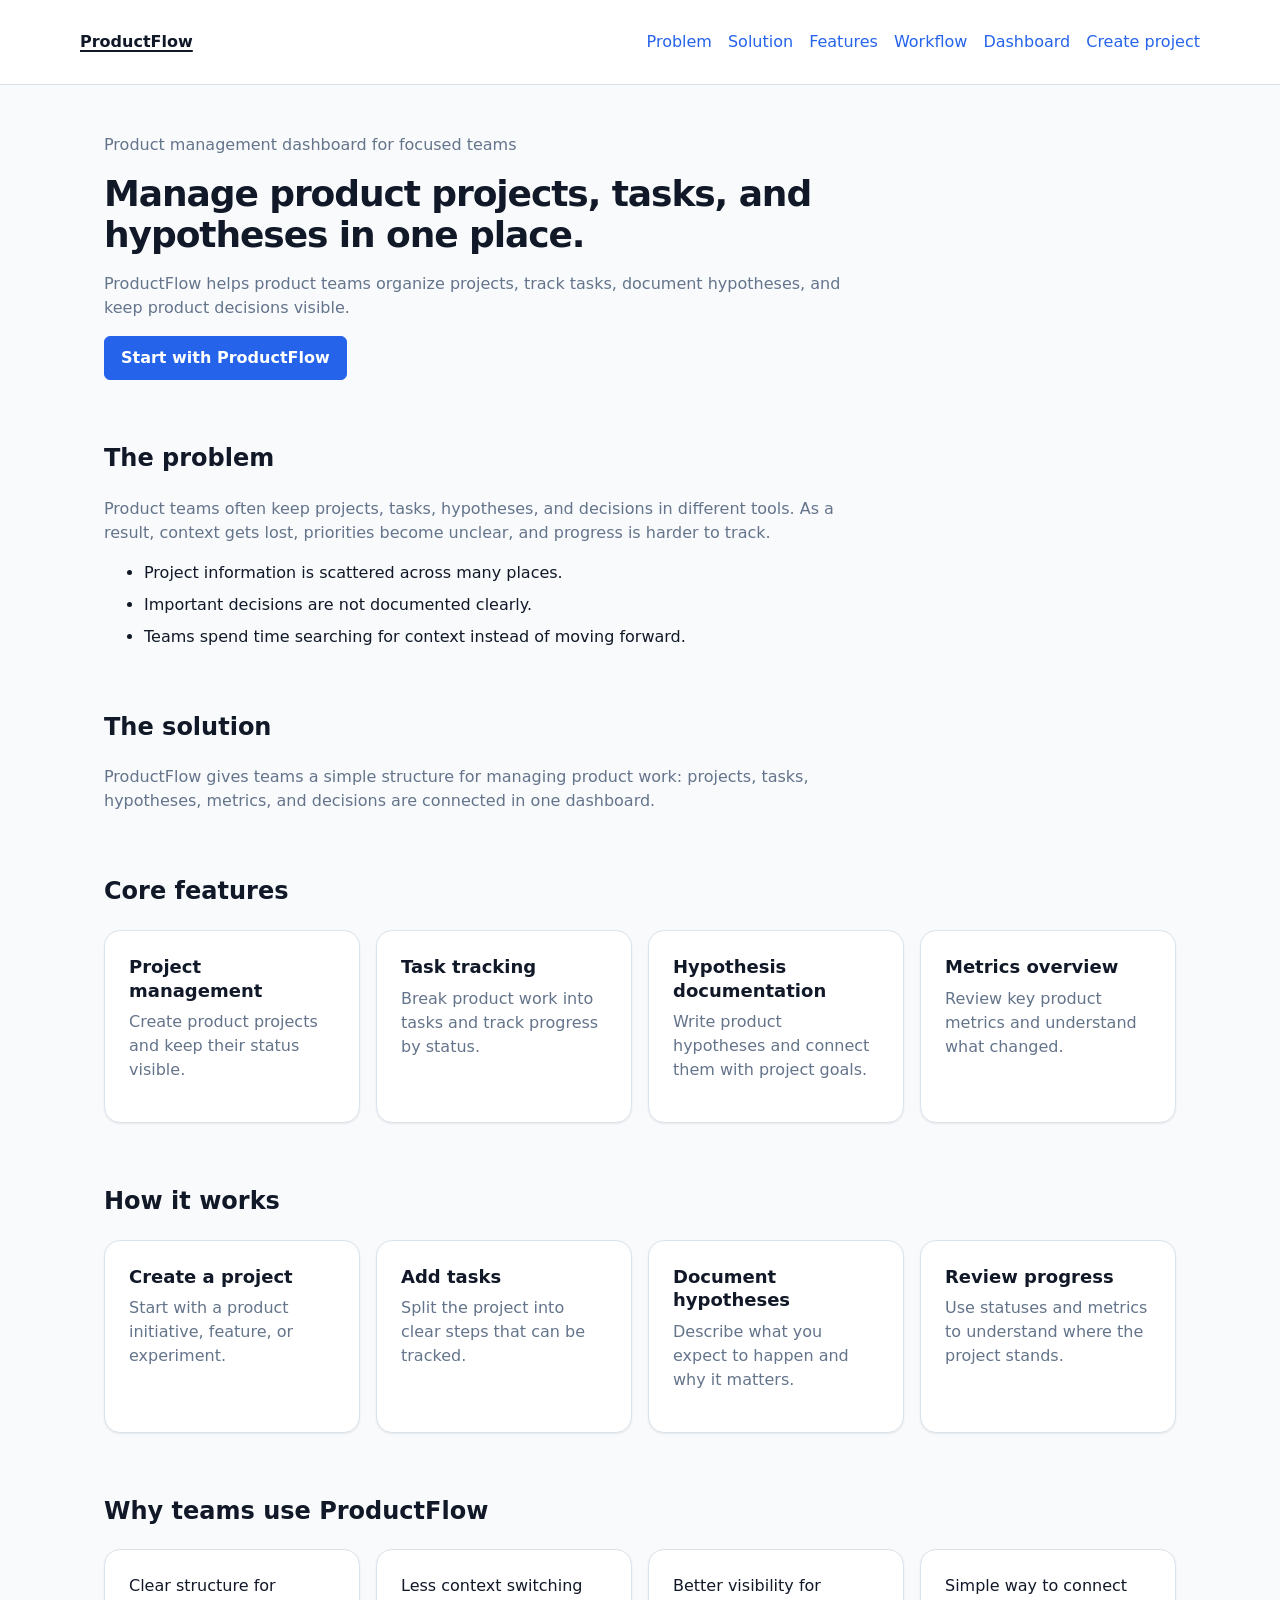
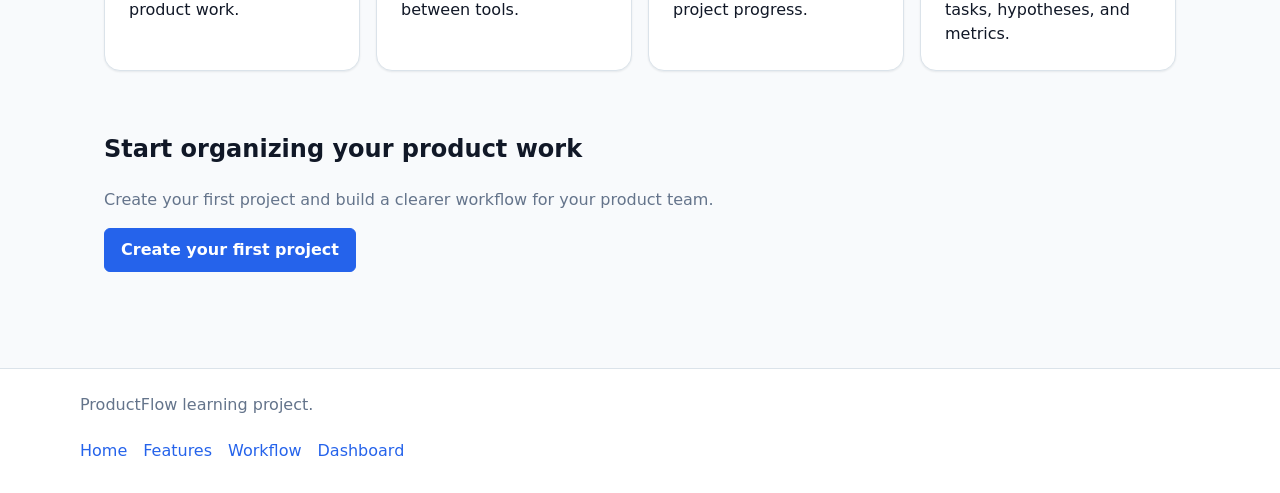
<file: productflow-static/index.html>
<!doctype html>
<html lang="en">
  <head>
    <meta charset="UTF-8" />
    <meta name="viewport" content="width=device-width, initial-scale=1.0" />
    <title>ProductFlow — Product Management Dashboard</title>
    <link rel="stylesheet" href="./styles/main.css" />
  </head>
  <body>
    <a href="#main-content">Skip to main content</a>
    <header>
      <nav aria-label="Main navigation">
        <a href="./index.html" aria-label="ProductFlow home" aria-current="page"
          >ProductFlow</a
        >
        <ul>
          <li><a href="#problem">Problem</a></li>
          <li><a href="#solution">Solution</a></li>
          <li><a href="#features">Features</a></li>
          <li><a href="#workflow">Workflow</a></li>
          <li><a href="./dashboard.html">Dashboard</a></li>
          <li><a href="./create-project.html">Create project</a></li>
        </ul>
      </nav>
    </header>
    <main id="main-content">
      <section aria-labelledby="hero-title">
        <p>Product management dashboard for focused teams</p>
        <h1 id="hero-title">
          Manage product projects, tasks, and hypotheses in one place.
        </h1>
        <p>
          ProductFlow helps product teams organize projects, track tasks,
          document hypotheses, and keep product decisions visible.
        </p>
        <a class="action-primary" href="#cta">Start with ProductFlow</a>
      </section>
      <section id="problem" aria-labelledby="problem-title">
        <h2 id="problem-title">The problem</h2>
        <p>
          Product teams often keep projects, tasks, hypotheses, and decisions in
          different tools. As a result, context gets lost, priorities become
          unclear, and progress is harder to track.
        </p>
        <ul>
          <li>Project information is scattered across many places.</li>
          <li>Important decisions are not documented clearly.</li>
          <li>
            Teams spend time searching for context instead of moving forward.
          </li>
        </ul>
      </section>
      <section id="solution" aria-labelledby="solution-title">
        <h2 id="solution-title">The solution</h2>
        <p>
          ProductFlow gives teams a simple structure for managing product work:
          projects, tasks, hypotheses, metrics, and decisions are connected in
          one dashboard.
        </p>
      </section>
      <section id="features" aria-labelledby="features-title">
        <h2 id="features-title">Core features</h2>
        <ul>
          <li>
            <h3>Project management</h3>
            <p>Create product projects and keep their status visible.</p>
          </li>
          <li>
            <h3>Task tracking</h3>
            <p>Break product work into tasks and track progress by status.</p>
          </li>
          <li>
            <h3>Hypothesis documentation</h3>
            <p>Write product hypotheses and connect them with project goals.</p>
          </li>
          <li>
            <h3>Metrics overview</h3>
            <p>Review key product metrics and understand what changed.</p>
          </li>
        </ul>
      </section>
      <section id="workflow" aria-labelledby="workflow-title">
        <h2 id="workflow-title">How it works</h2>
        <ol>
          <li>
            <h3>Create a project</h3>
            <p>Start with a product initiative, feature, or experiment.</p>
          </li>
          <li>
            <h3>Add tasks</h3>
            <p>Split the project into clear steps that can be tracked.</p>
          </li>
          <li>
            <h3>Document hypotheses</h3>
            <p>Describe what you expect to happen and why it matters.</p>
          </li>
          <li>
            <h3>Review progress</h3>
            <p>
              Use statuses and metrics to understand where the project stands.
            </p>
          </li>
        </ol>
      </section>
      <section id="benefits" aria-labelledby="benefits-title">
        <h2 id="benefits-title">Why teams use ProductFlow</h2>
        <ul>
          <li>Clear structure for product work.</li>
          <li>Less context switching between tools.</li>
          <li>Better visibility for project progress.</li>
          <li>Simple way to connect tasks, hypotheses, and metrics.</li>
        </ul>
      </section>
      <section id="cta" aria-labelledby="cta-title">
        <h2 id="cta-title">Start organizing your product work</h2>
        <p>
          Create your first project and build a clearer workflow for your
          product team.
        </p>
        <a class="action-primary" href="./create-project.html">
          Create your first project
        </a>
      </section>
    </main>
    <footer>
      <p>ProductFlow learning project.</p>
      <nav aria-label="Footer navigation">
        <ul>
          <li><a href="./index.html">Home</a></li>
          <li><a href="#features">Features</a></li>
          <li><a href="#workflow">Workflow</a></li>
          <li><a href="./dashboard.html">Dashboard</a></li>
        </ul>
      </nav>
    </footer>
    <script src="./scripts/main.js" defer></script>
  </body>
</html>
</file>
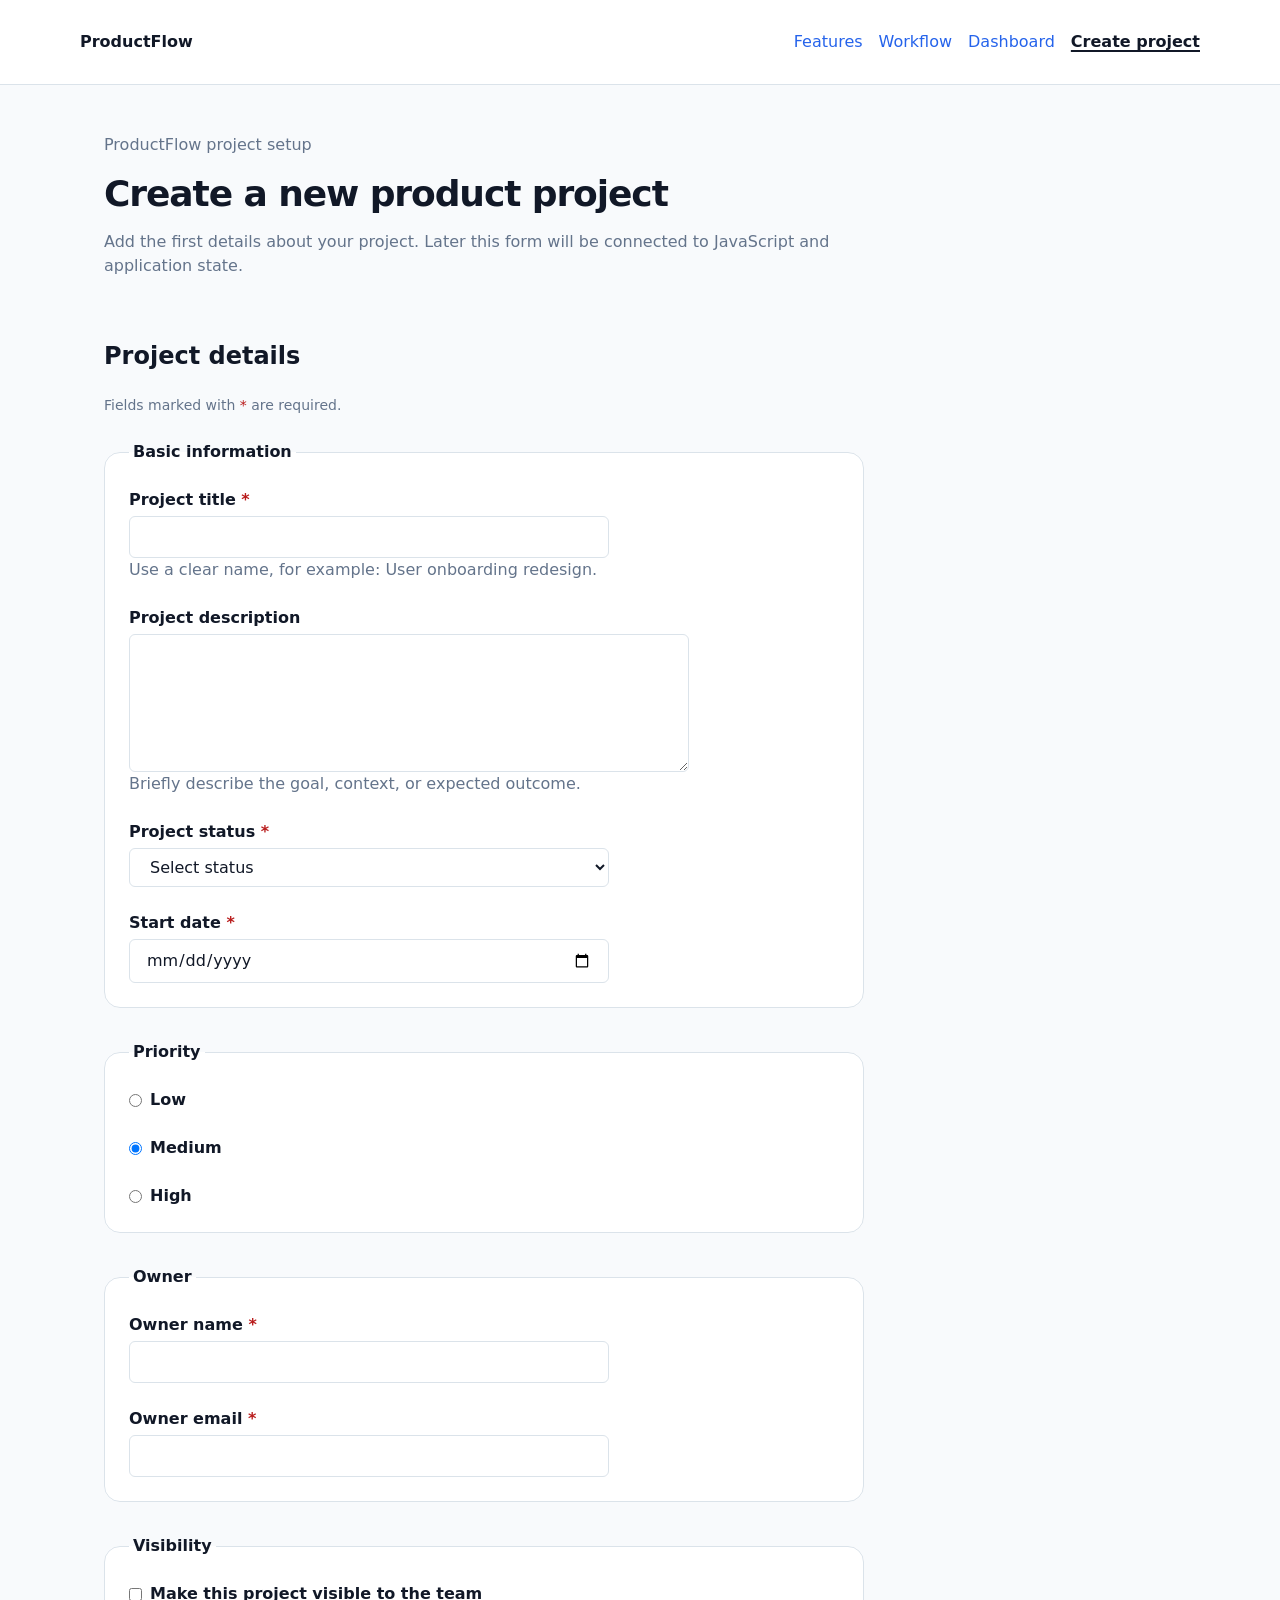
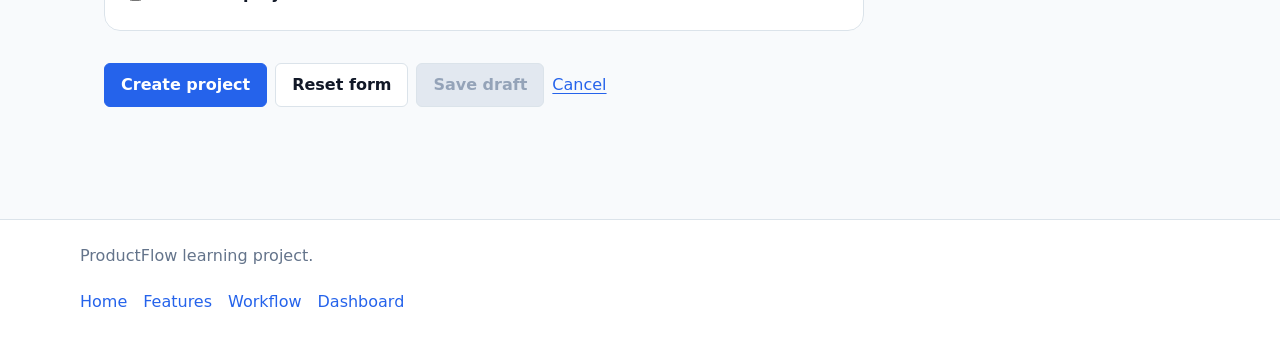
<file: productflow-static/create-project.html>
<!doctype html>
<html lang="en">
  <head>
    <meta charset="UTF-8" />
    <meta name="viewport" content="width=device-width, initial-scale=1.0" />
    <title>Create Project — ProductFlow</title>
    <link rel="stylesheet" href="./styles/main.css" />
  </head>
  <body>
    <a href="#main-content">Skip to main content</a>
    <header>
      <nav aria-label="Main navigation">
        <a href="./index.html" aria-label="ProductFlow home">ProductFlow</a>
        <ul>
          <li><a href="./index.html#features">Features</a></li>
          <li><a href="./index.html#workflow">Workflow</a></li>
          <li><a href="./dashboard.html">Dashboard</a></li>
          <li>
            <a href="./create-project.html" aria-current="page"
              >Create project</a
            >
          </li>
        </ul>
      </nav>
    </header>

    <main id="main-content">
      <section aria-labelledby="page-title">
        <p>ProductFlow project setup</p>
        <h1 id="page-title">Create a new product project</h1>
        <p>
          Add the first details about your project. Later this form will be
          connected to JavaScript and application state.
        </p>
      </section>
      <section aria-labelledby="form-title">
        <h2 id="form-title">Project details</h2>

        <form action="./create-project.html" method="get">
          <p class="form-note">
            Fields marked with <span aria-hidden="true">*</span>
            are required.
          </p>
          <fieldset>
            <legend>Basic information</legend>

            <div>
              <label for="project-title">
                Project title <span aria-hidden="true">*</span>
              </label>
              <input
                id="project-title"
                name="projectTitle"
                type="text"
                minlength="3"
                maxlength="80"
                aria-describedby="project-title-help"
                required
              />
              <p id="project-title-help">
                Use a clear name, for example: User onboarding redesign.
              </p>
            </div>

            <div>
              <label for="project-description">Project description</label>
              <textarea
                id="project-description"
                name="projectDescription"
                rows="5"
                maxlength="500"
                aria-describedby="project-description-help"
              ></textarea>
              <p id="project-description-help">
                Briefly describe the goal, context, or expected outcome.
              </p>
            </div>

            <div>
              <label for="project-status">
                Project status <span aria-hidden="true">*</span>
              </label>
              <select id="project-status" name="projectStatus" required>
                <option value="">Select status</option>
                <option value="active">Active</option>
                <option value="paused">Paused</option>
                <option value="archived">Archived</option>
              </select>
            </div>

            <div>
              <label for="start-date">
                Start date <span aria-hidden="true">*</span>
              </label>
              <input id="start-date" name="startDate" type="date" required />
            </div>
          </fieldset>

          <fieldset>
            <legend>Priority</legend>

            <div>
              <input
                id="priority-low"
                name="projectPriority"
                type="radio"
                value="low"
              />
              <label for="priority-low">Low</label>
            </div>

            <div>
              <input
                id="priority-medium"
                name="projectPriority"
                type="radio"
                value="medium"
                checked
              />
              <label for="priority-medium">Medium</label>
            </div>

            <div>
              <input
                id="priority-high"
                name="projectPriority"
                type="radio"
                value="high"
              />
              <label for="priority-high">High</label>
            </div>
          </fieldset>

          <fieldset>
            <legend>Owner</legend>

            <div>
              <label for="owner-name">
                Owner name <span aria-hidden="true">*</span>
              </label>
              <input
                id="owner-name"
                name="ownerName"
                type="text"
                minlength="2"
                maxlength="60"
                required
              />
            </div>

            <div>
              <label for="owner-email">
                Owner email <span aria-hidden="true">*</span>
              </label>
              <input id="owner-email" name="ownerEmail" type="email" required />
            </div>
          </fieldset>

          <fieldset>
            <legend>Visibility</legend>

            <div>
              <input
                id="project-public"
                name="isPublic"
                type="checkbox"
                value="true"
              />
              <label for="project-public"
                >Make this project visible to the team</label
              >
            </div>
          </fieldset>

          <div>
            <button type="submit">Create project</button>
            <button type="reset" class="action-secondary">Reset form</button>
            <button type="button" disabled>Save draft</button>
            <a href="./index.html">Cancel</a>
          </div>
        </form>
      </section>
    </main>

    <footer>
      <p>ProductFlow learning project.</p>

      <nav aria-label="Footer navigation">
        <ul>
          <li><a href="./index.html">Home</a></li>
          <li><a href="./index.html#features">Features</a></li>
          <li><a href="./index.html#workflow">Workflow</a></li>
          <li><a href="./dashboard.html">Dashboard</a></li>
        </ul>
      </nav>
    </footer>
    <script src="./scripts/main.js" defer></script>
  </body>
</html>
</file>
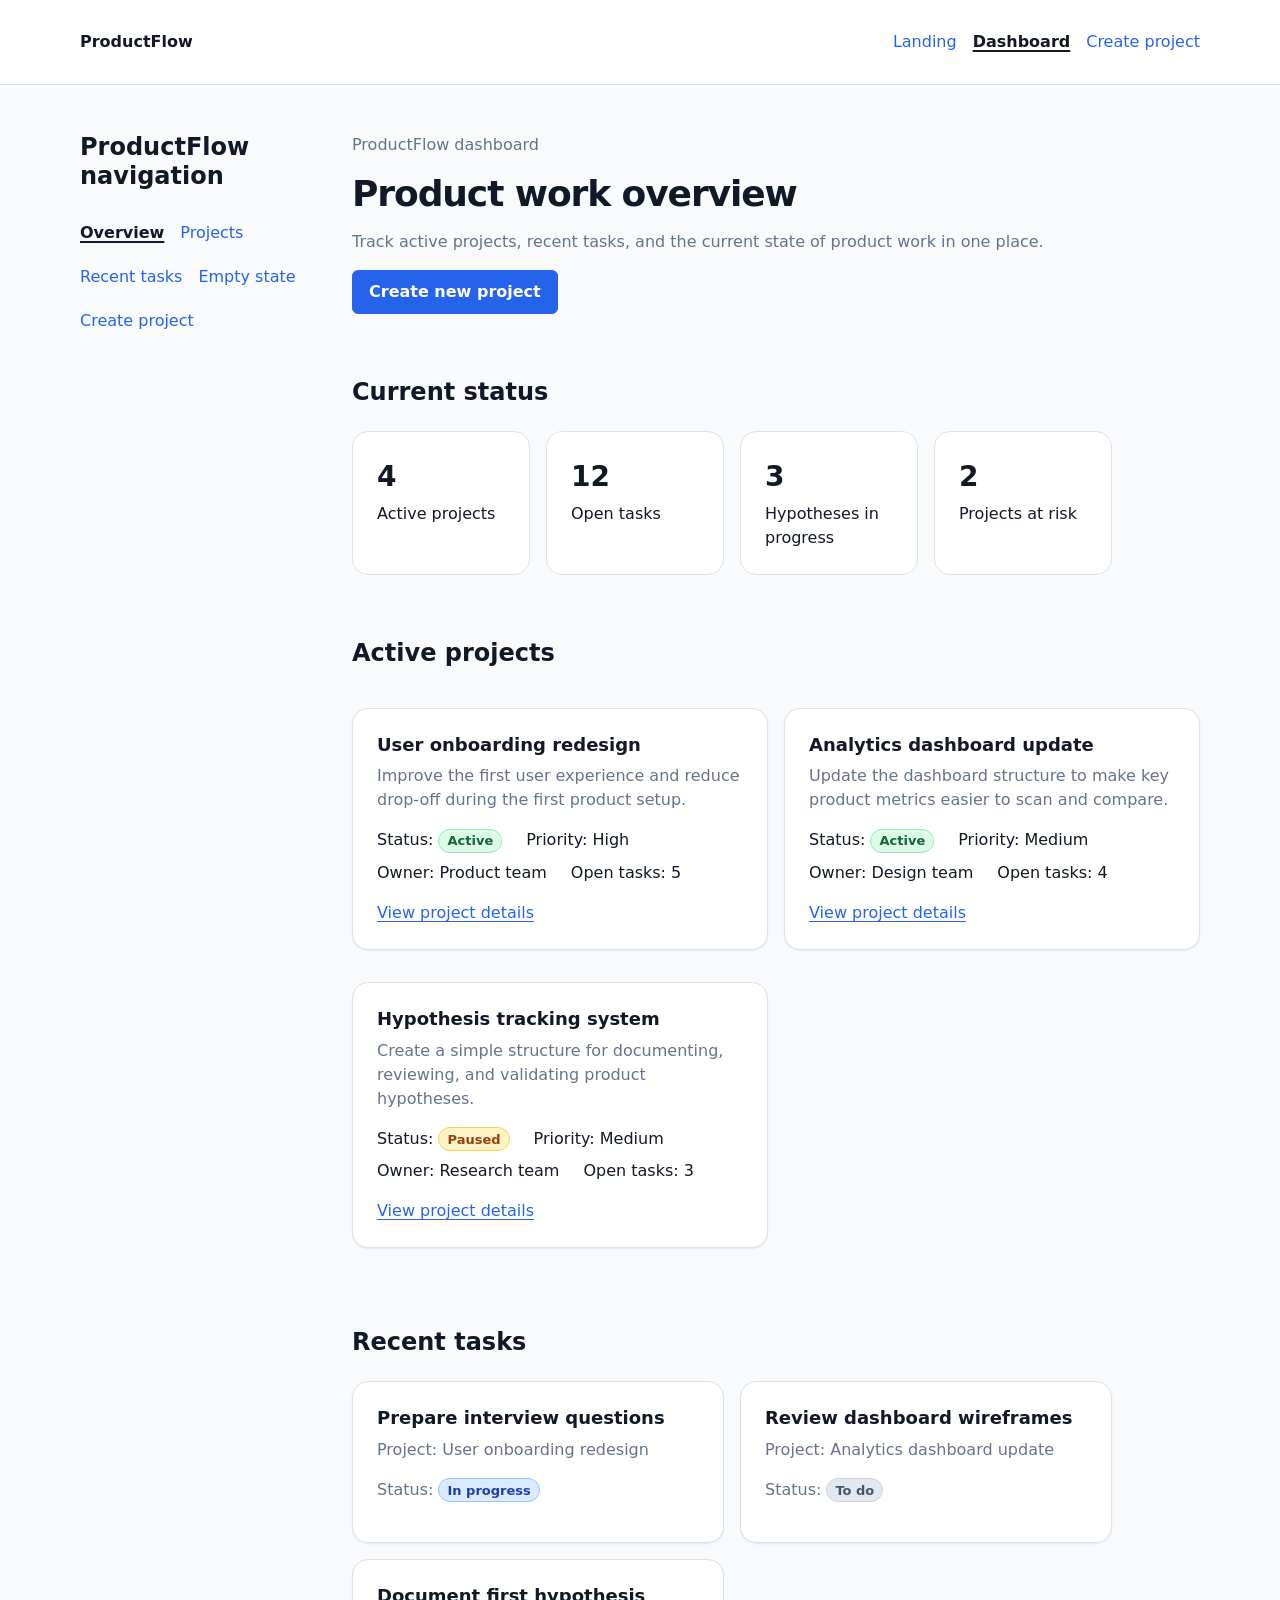
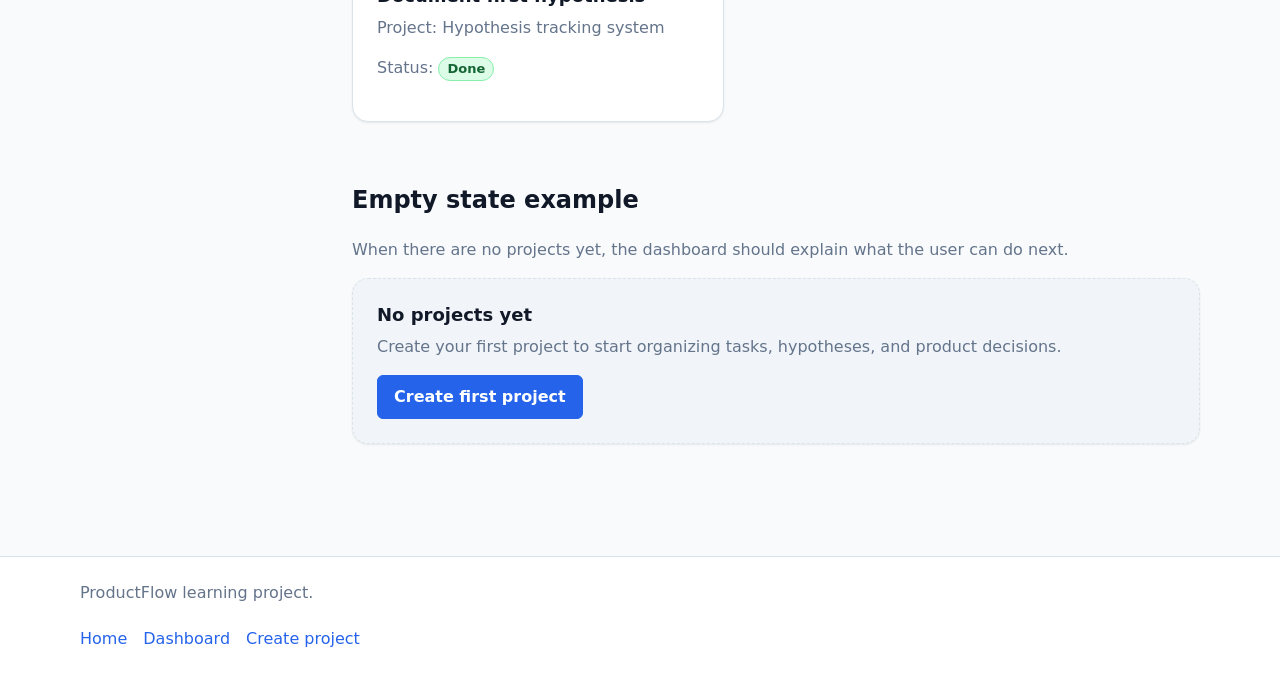
<file: productflow-static/dashboard.html>
<!doctype html>
<html lang="en">
  <head>
    <meta charset="UTF-8" />
    <meta name="viewport" content="width=device-width, initial-scale=1.0" />
    <title>Dashboard — ProductFlow</title>
    <link rel="stylesheet" href="./styles/main.css" />
  </head>
  <body>
    <a href="#main-content">Skip to main content</a>
    <header>
      <nav aria-label="Main navigation">
        <a href="./index.html" aria-label="ProductFlow home">ProductFlow</a>

        <ul>
          <li><a href="./index.html">Landing</a></li>
          <li><a href="./dashboard.html" aria-current="page">Dashboard</a></li>
          <li><a href="./create-project.html">Create project</a></li>
        </ul>
      </nav>
    </header>
    <div class="dashboard-layout">
      <aside aria-labelledby="sidebar-title">
        <h2 id="sidebar-title">ProductFlow navigation</h2>

        <nav aria-label="Dashboard navigation">
          <ul>
            <li><a href="./dashboard.html" aria-current="page">Overview</a></li>
            <li><a href="#projects">Projects</a></li>
            <li><a href="#tasks">Recent tasks</a></li>
            <li><a href="#empty-state">Empty state</a></li>
            <li><a href="./create-project.html">Create project</a></li>
          </ul>
        </nav>
      </aside>

      <main id="main-content">
        <section aria-labelledby="dashboard-title">
          <p>ProductFlow dashboard</p>

          <h1 id="dashboard-title">Product work overview</h1>

          <p>
            Track active projects, recent tasks, and the current state of
            product work in one place.
          </p>

          <a class="action-primary" href="./create-project.html">
            Create new project
          </a>
        </section>

        <section aria-labelledby="stats-title">
          <h2 id="stats-title">Current status</h2>

          <ul>
            <li>
              <strong>4</strong>
              Active projects
            </li>
            <li>
              <strong>12</strong>
              Open tasks
            </li>
            <li>
              <strong>3</strong>
              Hypotheses in progress
            </li>
            <li>
              <strong>2</strong>
              Projects at risk
            </li>
          </ul>
        </section>

        <section id="projects" aria-labelledby="projects-title">
          <h2 id="projects-title">Active projects</h2>

          <article aria-labelledby="project-onboarding-title">
            <h3 id="project-onboarding-title">User onboarding redesign</h3>

            <p>
              Improve the first user experience and reduce drop-off during the
              first product setup.
            </p>

            <ul>
              <li>
                Status:
                <span class="status-badge status-badge--active">Active</span>
              </li>
              <li>Priority: High</li>
              <li>Owner: Product team</li>
              <li>Open tasks: 5</li>
            </ul>

            <a
              href="./dashboard.html#projects"
              aria-label="View project details for User onboarding redesign"
              >View project details</a
            >
          </article>

          <article aria-labelledby="project-dashboard-title">
            <h3 id="project-dashboard-title">Analytics dashboard update</h3>

            <p>
              Update the dashboard structure to make key product metrics easier
              to scan and compare.
            </p>

            <ul>
              <li>
                Status:
                <span class="status-badge status-badge--active">Active</span>
              </li>
              <li>Priority: Medium</li>
              <li>Owner: Design team</li>
              <li>Open tasks: 4</li>
            </ul>

            <a
              href="./dashboard.html#projects"
              aria-label="View project details for Analytics dashboard update"
            >
              View project details
            </a>
          </article>

          <article aria-labelledby="project-hypotheses-title">
            <h3 id="project-hypotheses-title">Hypothesis tracking system</h3>

            <p>
              Create a simple structure for documenting, reviewing, and
              validating product hypotheses.
            </p>

            <ul>
              <li>
                Status:
                <span class="status-badge status-badge--paused">Paused</span>
              </li>
              <li>Priority: Medium</li>
              <li>Owner: Research team</li>
              <li>Open tasks: 3</li>
            </ul>

            <a
              href="./dashboard.html#projects"
              aria-label="View project details for Hypothesis tracking system"
            >
              View project details
            </a>
          </article>
        </section>

        <section id="tasks" aria-labelledby="tasks-title">
          <h2 id="tasks-title">Recent tasks</h2>

          <ul>
            <li>
              <article aria-labelledby="task-interview-title">
                <h3 id="task-interview-title">Prepare interview questions</h3>
                <p>Project: User onboarding redesign</p>
                <p>
                  Status:
                  <span class="status-badge status-badge--progress"
                    >In progress</span
                  >
                </p>
              </article>
            </li>

            <li>
              <article aria-labelledby="task-wireframes-title">
                <h3 id="task-wireframes-title">Review dashboard wireframes</h3>
                <p>Project: Analytics dashboard update</p>
                <p>
                  Status:
                  <span class="status-badge status-badge--todo">To do</span>
                </p>
              </article>
            </li>

            <li>
              <article aria-labelledby="task-hypothesis-title">
                <h3 id="task-hypothesis-title">Document first hypothesis</h3>
                <p>Project: Hypothesis tracking system</p>
                <p>
                  Status:
                  <span class="status-badge status-badge--done">Done</span>
                </p>
              </article>
            </li>
          </ul>
        </section>

        <section id="empty-state" aria-labelledby="empty-state-title">
          <h2 id="empty-state-title">Empty state example</h2>

          <p>
            When there are no projects yet, the dashboard should explain what
            the user can do next.
          </p>

          <article aria-labelledby="empty-projects-title">
            <h3 id="empty-projects-title">No projects yet</h3>

            <p>
              Create your first project to start organizing tasks, hypotheses,
              and product decisions.
            </p>

            <a class="action-primary" href="./create-project.html">
              Create first project
            </a>
          </article>
        </section>
      </main>
    </div>
    <footer>
      <p>ProductFlow learning project.</p>

      <nav aria-label="Footer navigation">
        <ul>
          <li><a href="./index.html">Home</a></li>
          <li><a href="./dashboard.html">Dashboard</a></li>
          <li><a href="./create-project.html">Create project</a></li>
        </ul>
      </nav>
    </footer>
    <script src="./scripts/main.js" defer></script>
  </body>
</html>
</file>
<file: productflow-static/styles/main.css>
/* ==============================
   ProductFlow CSS Foundation
   Version: v1.7
   ============================== */

/* 1. Design tokens */
:root {
  --color-page: #f8fafc;
  --color-surface: #ffffff;
  --color-surface-muted: #f1f5f9;
  --color-border: #dbe3ea;

  --color-text: #111827;
  --color-muted: #64748b;
  --color-accent: #2563eb;
  --color-accent-hover: #1d4ed8;
  --color-danger: #b91c1c;

  --font-family-base:
    system-ui, -apple-system, BlinkMacSystemFont, "Segoe UI", sans-serif;

  --space-xs: 4px;
  --space-sm: 8px;
  --space-md: 16px;
  --space-lg: 24px;
  --space-xl: 32px;
  --space-2xl: 48px;
  --space-3xl: 64px;
  --space-4xl: 96px;

  --container-width: 1120px;
  --content-width: 760px;
  --form-width: 760px;
  --dashboard-sidebar-width: 240px;

  --grid-card-min: 240px;
  --grid-card-min-lg: 280px;

  --section-gap: var(--space-3xl);
  --card-gap: var(--space-md);
  --nav-gap: var(--space-md);
  --cluster-gap: var(--space-sm);
  --actions-gap: var(--space-sm);

  --radius-sm: 6px;
  --radius-md: 10px;
  --radius-lg: 16px;

  --shadow-sm: 0 1px 2px rgba(15, 23, 42, 0.08);
  --color-accent-soft: #dbeafe;
  --color-accent-strong: #1e40af;

  --color-hover-surface: #f8fafc;
  --color-disabled-bg: #e2e8f0;
  --color-disabled-text: #94a3b8;

  --color-success: #166534;
  --color-success-bg: #dcfce7;
  --color-success-border: #86efac;

  --color-warning: #92400e;
  --color-warning-bg: #fef3c7;
  --color-warning-border: #fcd34d;

  --color-info: #1e40af;
  --color-info-bg: #dbeafe;
  --color-info-border: #93c5fd;

  --color-neutral: #475569;
  --color-neutral-bg: #e2e8f0;
  --color-neutral-border: #cbd5e1;

  --color-error-bg: #fef2f2;
  --color-error-border: #fca5a5;
  

  --shadow-focus: 0 0 0 4px rgba(37, 99, 235, 0.2);
  --shadow-card-hover: 0 8px 24px rgba(15, 23, 42, 0.08);

  --transition-fast: 150ms ease;
  --transition-base: 200ms ease;
}

/* 2. Reset and base */
* {
  box-sizing: border-box;
}

html {
  font-size: 16px;
}

body {
  margin: 0;
  font-family: var(--font-family-base);
  line-height: 1.5;
  color: var(--color-text);
  background: var(--color-page);
}

input,
select,
textarea,
button {
  font: inherit;
}

/* 3. Typography */
h1,
h2,
h3,
p {
  margin-top: 0;
}

h1 {
  margin-bottom: var(--space-md);
  font-size: 2.25rem;
  line-height: 1.15;
  letter-spacing: -0.03em;
}

h2 {
  margin-bottom: var(--space-lg);
  font-size: 1.5rem;
  line-height: 1.2;
}

h3 {
  margin-bottom: var(--space-sm);
  font-size: 1.125rem;
  line-height: 1.3;
}

p {
  margin-bottom: var(--space-md);
  color: var(--color-muted);
}

h1,
h2,
h3,
p,
li,
a {
  overflow-wrap: break-word;
}

/* 4. Links and focus */
a {
  color: var(--color-accent);
  text-decoration-thickness: 1px;
  text-underline-offset: 3px;
  transition:
    color var(--transition-fast),
    text-decoration-color var(--transition-fast);
}
a:hover {
  color: var(--color-accent-hover);
  text-decoration-thickness: 2px;
}

a[aria-current="page"] {
  font-weight: 700;
  color: var(--color-text);
}

:focus:not(:focus-visible) {
  outline: none;
}

a:focus-visible,
button:focus-visible,
input:focus-visible,
select:focus-visible,
textarea:focus-visible {
  outline: 3px solid var(--color-accent);
  outline-offset: 3px;
  box-shadow: var(--shadow-focus);
}

article > a:not(.action-primary):hover {
  color: var(--color-accent-strong);
}

/* Skip link */
body > a[href="#main-content"] {
  position: absolute;
  top: var(--space-md);
  left: var(--space-md);
  z-index: 100;
  display: inline-block;
  padding: var(--space-sm) var(--space-md);
  color: var(--color-surface);
  background: var(--color-text);
  border-radius: var(--radius-sm);
  transform: translateY(-200%);
}

body > a[href="#main-content"]:focus {
  transform: translateY(0);
}

/* UI actions */
button,
.action-primary,
.action-secondary {
  display: inline-flex;
  align-items: center;
  justify-content: center;
  min-height: 44px;
  padding: var(--space-sm) var(--space-md);
  font-weight: 600;
  line-height: 1;
  text-decoration: none;
  cursor: pointer;
  border: 1px solid transparent;
  border-radius: var(--radius-sm);
  transition:
    color var(--transition-fast),
    background-color var(--transition-fast),
    border-color var(--transition-fast),
    box-shadow var(--transition-fast),
    transform var(--transition-fast);
}

/* Primary action */
button[type="submit"],
.action-primary {
  color: var(--color-surface);
  background: var(--color-accent);
  border-color: var(--color-accent);
}

button[type="submit"]:hover,
.action-primary:hover {
  color: var(--color-surface);
  background: var(--color-accent-hover);
  border-color: var(--color-accent-hover);
}

button[type="submit"]:active,
.action-primary:active {
  background: var(--color-accent-strong);
  transform: translateY(1px);
}

/* Secondary action */
button[type="reset"],
.action-secondary {
  color: var(--color-text);
  background: var(--color-surface);
  border-color: var(--color-border);
}

button[type="reset"]:hover,
.action-secondary:hover {
  color: var(--color-text);
  background: var(--color-hover-surface);
  border-color: var(--color-muted);
}

button[type="reset"]:active,
.action-secondary:active {
  background: var(--color-surface-muted);
  transform: translateY(1px);
}

/* 5. Layout */
body > header,
body > footer {
  background: var(--color-surface);
  border-bottom: 1px solid var(--color-border);
}

body > footer {
  margin-top: var(--space-2xl);
  border-top: 1px solid var(--color-border);
  border-bottom: 0;
}

header,
main,
aside,
footer {
  padding: var(--space-lg);
}

main,
aside {
  width: min(calc(100% - 32px), var(--container-width));
  margin-inline: auto;
}

main {
  padding-block: var(--space-2xl);
}

body > header,
body > footer {
  padding-inline: var(--space-lg);
}

body > header > nav,
body > footer > nav,
body > footer > p {
  width: min(calc(100% - 32px), var(--container-width));
  margin-inline: auto;
}

section {
  margin-bottom: var(--section-gap);
}

section:last-child {
  margin-bottom: 0;
}

main > section:first-child,
main > section > p,
main > section > ul,
main > section > ol,
article p {
  max-width: var(--content-width);
}

section > p:last-child,
article > p:last-child,
article > *:last-child {
  margin-bottom: 0;
}

/* 6. Navigation */
nav ul {
  display: flex;
  flex-wrap: wrap;
  gap: var(--space-sm) var(--nav-gap);
  padding-left: 0;
  margin: 0;
  list-style: none;
}

nav li,
nav li + li {
  margin-top: 0;
}

body > header > nav {
  display: flex;
  align-items: center;
  justify-content: space-between;
  gap: var(--nav-gap);
}

body > header > nav > a {
  flex-shrink: 0;
  font-weight: 700;
  color: var(--color-text);
}

aside nav ul {
  align-items: center;
}

body > footer {
  display: block;
}

body > footer > p {
  margin-bottom: var(--space-md);
}

nav a {
  display: inline-flex;
  align-items: center;
  min-height: 36px;
  text-decoration-color: transparent;
}

nav a:hover {
  text-decoration-color: currentColor;
}

nav a[aria-current="page"] {
  color: var(--color-text);
  text-decoration-color: currentColor;
  text-decoration-thickness: 2px;
}

/* 7. Cards */
article {
  min-width: 0;
  padding: var(--space-lg);
  margin-bottom: var(--card-gap);
  background: var(--color-surface);
  border: 1px solid var(--color-border);
  border-radius: var(--radius-lg);
  box-shadow: var(--shadow-sm);
}

article h3 {
  margin-bottom: var(--space-sm);
}

article ul {
  margin-bottom: var(--space-md);
}

article {
  transition:
    border-color var(--transition-base),
    box-shadow var(--transition-base),
    transform var(--transition-base);
}

article:hover {
  border-color: #cbd5e1;
  box-shadow: var(--shadow-card-hover);
  transform: translateY(-2px);
}

#empty-state article:hover {
  border-color: var(--color-border);
  box-shadow: var(--shadow-sm);
  transform: none;
}

/* Status badges */
.status-badge {
  display: inline-flex;
  align-items: center;
  justify-content: center;
  min-height: 24px;
  padding: 2px var(--space-sm);
  font-size: 0.8125rem;
  font-weight: 700;
  line-height: 1.2;
  white-space: nowrap;
  border: 1px solid transparent;
  border-radius: 999px;
}

.status-badge--active,
.status-badge--done {
  color: var(--color-success);
  background: var(--color-success-bg);
  border-color: var(--color-success-border);
}

.status-badge--paused {
  color: var(--color-warning);
  background: var(--color-warning-bg);
  border-color: var(--color-warning-border);
}

.status-badge--progress {
  color: var(--color-info);
  background: var(--color-info-bg);
  border-color: var(--color-info-border);
}

.status-badge--todo {
  color: var(--color-neutral);
  background: var(--color-neutral-bg);
  border-color: var(--color-neutral-border);
}

/* Content list rhythm */
ul,
ol {
  margin-top: 0;
}

main section > ul,
main section > ol {
  margin-bottom: var(--space-md);
}

main section > ul li + li,
main section > ol li + li {
  margin-top: var(--space-sm);
}

/* 8. Forms */
form {
  max-width: var(--form-width);
}

.form-note {
  margin-bottom: var(--space-lg);
  font-size: 0.875rem;
}

.form-note span,
label span[aria-hidden="true"] {
  color: var(--color-danger);
}

fieldset {
  min-width: 0;
  margin: 0 0 var(--space-xl);
  padding: var(--space-lg);
  background: var(--color-surface);
  border: 1px solid var(--color-border);
  border-radius: var(--radius-lg);
}

legend {
  padding: 0 var(--space-xs);
  font-weight: 700;
}

label {
  display: inline-block;
  margin-bottom: var(--space-xs);
  font-weight: 600;
}

form div {
  display: block;
  margin-bottom: var(--space-md);
}

fieldset > div {
  margin-bottom: var(--space-lg);
}

fieldset > div:last-child {
  margin-bottom: 0;
}

form div > label {
  display: block;
}

input,
select,
textarea {
  display: block;
  width: 100%;
  max-width: 480px;
  padding: var(--space-sm) var(--space-md);
  margin-top: var(--space-xs);
  color: var(--color-text);
  background: var(--color-surface);
  border: 1px solid var(--color-border);
  border-radius: var(--radius-sm);
}

textarea {
  max-width: 560px;
  min-height: 120px;
  resize: vertical;
}

/* Form actions */
form > div:last-child {
  display: flex;
  flex-wrap: wrap;
  align-items: center;
  gap: var(--actions-gap);
  margin-top: var(--space-xl);
}

form button,
form a {
  margin-right: 0;
}

input,
select,
textarea {
  transition:
    border-color var(--transition-fast),
    box-shadow var(--transition-fast),
    background-color var(--transition-fast);
}

input:hover,
select:hover,
textarea:hover {
  border-color: #94a3b8;
}

input:focus-visible,
select:focus-visible,
textarea:focus-visible {
  border-color: var(--color-accent);
}

/* Validation states */
input:user-invalid,
select:user-invalid,
textarea:user-invalid {
  background: var(--color-error-bg);
  border-color: var(--color-danger);
}

input:user-invalid:focus-visible,
select:user-invalid:focus-visible,
textarea:user-invalid:focus-visible {
  border-color: var(--color-danger);
  box-shadow: 0 0 0 4px rgba(185, 28, 28, 0.15);
}

input[required]:user-valid,
select[required]:user-valid {
  border-color: var(--color-success-border);
}

@supports not selector(:user-invalid) {
  input:invalid:focus,
  select:invalid:focus,
  textarea:invalid:focus {
    background: var(--color-error-bg);
    border-color: var(--color-danger);
  }
}

button:disabled,
input:disabled,
select:disabled,
textarea:disabled {
  color: var(--color-disabled-text);
  cursor: not-allowed;
  background: var(--color-disabled-bg);
  border-color: var(--color-border);
  box-shadow: none;
  opacity: 1;
}

button:disabled:hover {
  transform: none;
}

/* Choice controls */
input[type="radio"],
input[type="checkbox"] {
  display: inline;
  width: auto;
  margin: 0;
}

input[type="radio"] + label,
input[type="checkbox"] + label {
  display: inline;
}

fieldset div:has(input[type="radio"]),
fieldset div:has(input[type="checkbox"]) {
  display: flex;
  align-items: center;
  gap: var(--space-sm);
}

fieldset div:has(input[type="radio"]) label,
fieldset div:has(input[type="checkbox"]) label {
  margin-bottom: 0;
}

fieldset div:has(input[type="radio"]) input,
fieldset div:has(input[type="checkbox"]) input {
  margin: 0;
}

/* 9. Landing page */
#features ul,
#workflow ol,
#benefits ul {
  display: grid;
  grid-template-columns: repeat(auto-fit, minmax(var(--grid-card-min), 1fr));
  gap: var(--space-md);
  max-width: none;
  padding-left: 0;
  list-style: none;
}

#features li,
#workflow li,
#benefits li {
  margin-top: 0;
  padding: var(--space-lg);
  background: var(--color-surface);
  border: 1px solid var(--color-border);
  border-radius: var(--radius-lg);
  box-shadow: var(--shadow-sm);
}

#features li + li,
#workflow li + li,
#benefits li + li {
  margin-top: 0;
}

/* 10. Dashboard */
.dashboard-layout {
  width: min(calc(100% - 32px), var(--container-width));
  margin-inline: auto;
  display: grid;
  grid-template-columns: var(--dashboard-sidebar-width) minmax(0, 1fr);
  gap: var(--space-xl);
  padding-block: var(--space-2xl);
}

.dashboard-layout > aside,
.dashboard-layout > main {
  width: auto;
  max-width: none;
  padding: 0;
  margin: 0;
}

/* Stats grid */
section[aria-labelledby="stats-title"] ul {
  display: grid;
  grid-template-columns: repeat(auto-fit, minmax(160px, 1fr));
  gap: var(--space-md);
  padding-left: 0;
  margin-bottom: 0;
  list-style: none;
}

section[aria-labelledby="stats-title"] li,
section[aria-labelledby="stats-title"] li + li {
  margin-top: 0;
}

section[aria-labelledby="stats-title"] li {
  padding: var(--space-lg);
  background: var(--color-surface);
  border: 1px solid var(--color-border);
  border-radius: var(--radius-lg);
}

section[aria-labelledby="stats-title"] strong {
  display: block;
  margin-bottom: var(--space-xs);
  font-size: 1.75rem;
}

/* Project cards grid */
#projects {
  max-width: none;
}

#projects article {
  max-width: none;
}

#projects article ul {
  display: flex;
  flex-wrap: wrap;
  gap: var(--space-sm) var(--space-lg);
  padding-left: 0;
  list-style: none;
}

#projects article li,
#projects article li + li {
  margin-top: 0;
}

/* Tasks grid */
#tasks ul {
  display: grid;
  grid-template-columns: repeat(auto-fit, minmax(var(--grid-card-min-lg), 1fr));
  gap: var(--space-md);
  padding-left: 0;
  list-style: none;
}

#tasks li,
#tasks li + li {
  margin-top: 0;
}

#tasks article {
  height: 100%;
  max-width: none;
}

#empty-state article {
  background: var(--color-surface-muted);
  border-style: dashed;
}

@media (min-width: 900px) {
  #projects {
    display: grid;
    grid-template-columns: repeat(2, minmax(0, 1fr));
    gap: var(--space-md);
  }

  #projects > h2 {
    grid-column: 1 / -1;
  }
}

/* 11. Responsive */
@media (max-width: 900px) {
  .dashboard-layout {
    grid-template-columns: 1fr;
  }
}

@media (max-width: 640px) {
  header,
  main,
  aside,
  footer {
    padding: var(--space-md);
  }

  h1 {
    font-size: 1.875rem;
  }

  body > header > nav {
    align-items: flex-start;
    flex-direction: column;
  }

  body > header nav ul,
  body > footer nav ul,
  aside nav ul,
  form > div:last-child {
    display: flex;
    align-items: flex-start;
    flex-direction: column;
  }

  form > div:last-child {
    gap: var(--space-md);
  }
}

@media (max-width: 480px) {
  .dashboard-layout {
    width: 100%;
    padding-inline: var(--space-md);
  }

  section[aria-labelledby="stats-title"] ul,
  #tasks ul,
  #features ul,
  #workflow ol,
  #benefits ul {
    grid-template-columns: 1fr;
  }

  #projects article ul {
    display: block;
  }

  #projects article li,
  #projects article li + li {
    margin-top: var(--space-xs);
  }

  input,
  select,
  textarea {
    max-width: none;
  }

  form > div:last-child {
    align-items: stretch;
    width: 100%;
  }

  form > div:last-child button,
  form > div:last-child .action-primary,
  form > div:last-child .action-secondary {
    width: 100%;
  }

  .action-primary,
  .action-secondary {
    text-align: center;
  }
}
</file>
